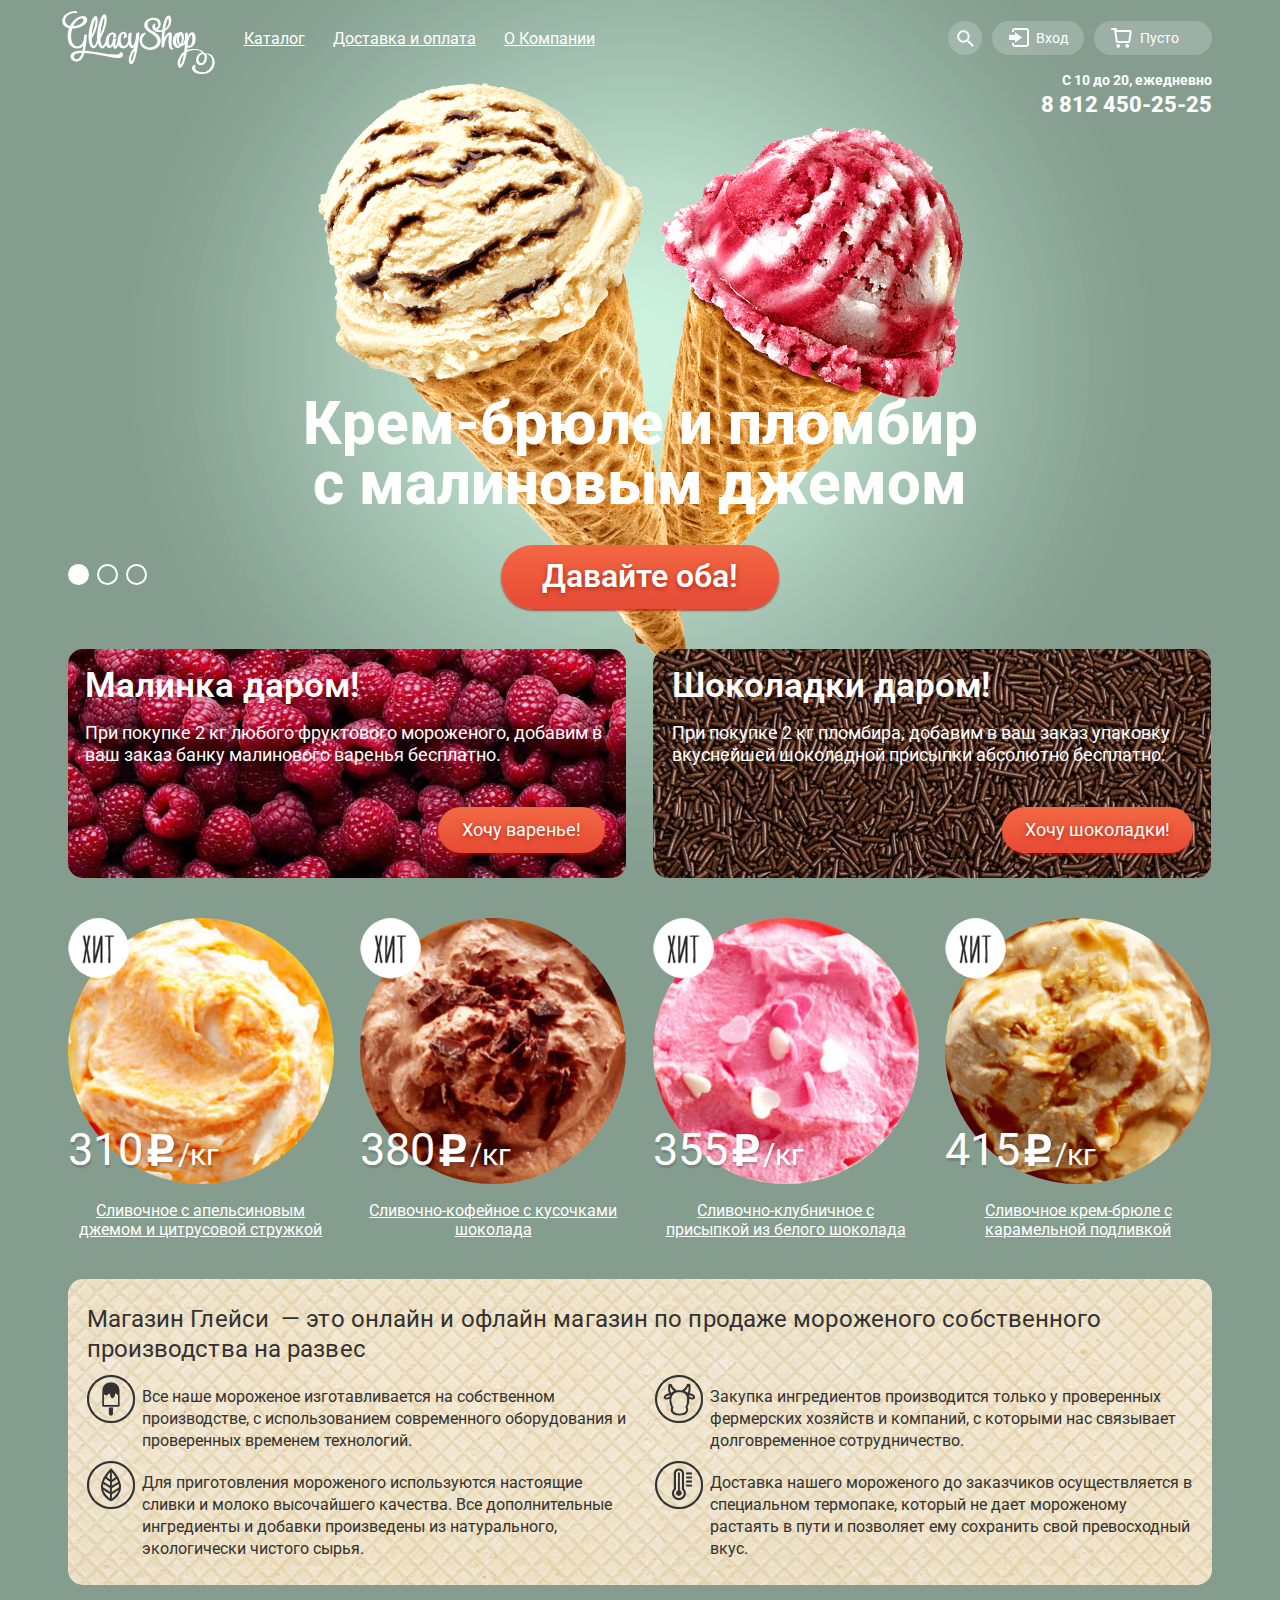
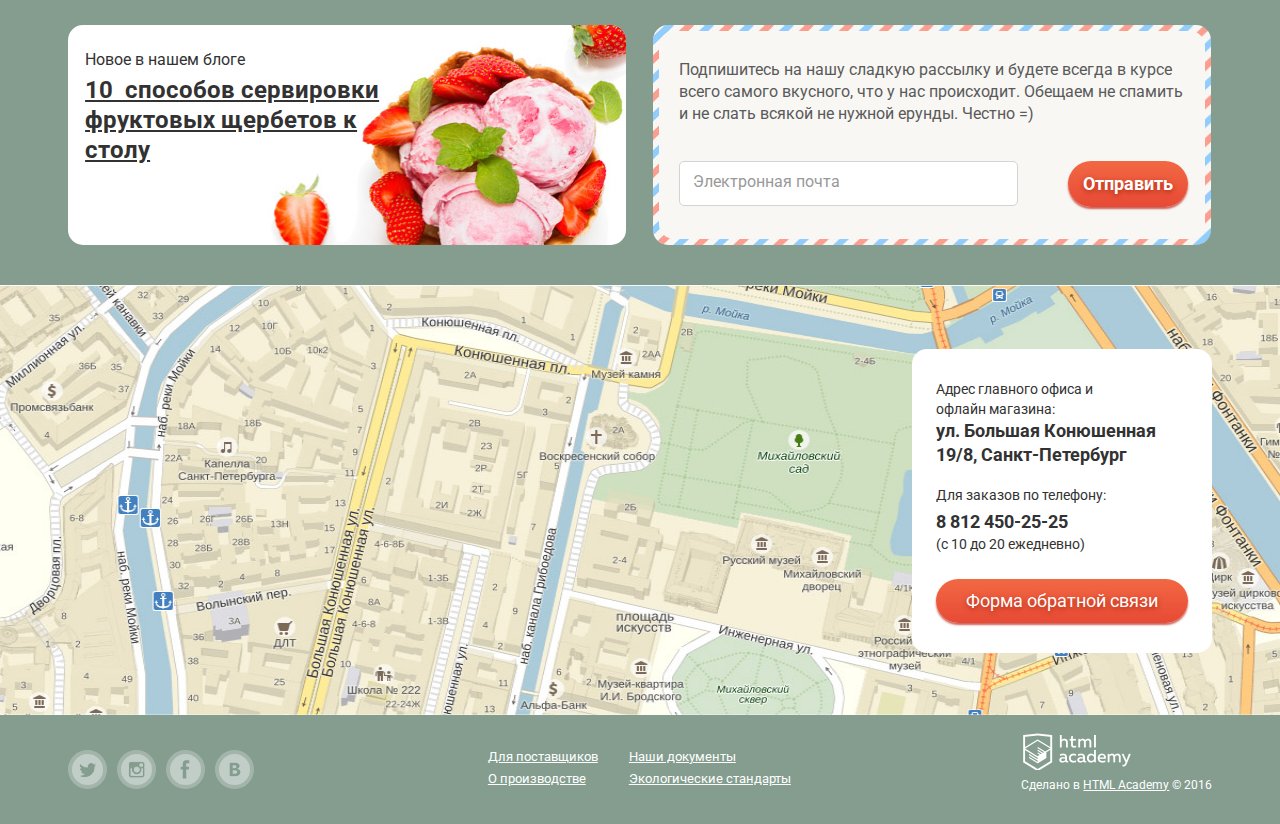
<file: index.html>
<!DOCTYPE html>
<html lang="ru">
<head>
	<meta charset="utf-8">

	<link href="https://fonts.googleapis.com/css?family=Roboto:700,900,500&subset=latin,cyrillic" rel="stylesheet" type="text/css">
	<link rel="stylesheet" href="css/normalize.css">
	<link href="css/style.min.css" rel="stylesheet">
	<title>HTML Academy: Глейси</title>
</head>
<body>
    <input type="radio" id="btn-1" name="toggle" checked>
    <input type="radio" id="btn-2" name="toggle">
    <input type="radio" id="btn-3" name="toggle">
	<div class="site-wrapper">
	<div class="content-wrapper">
		<header class="main-header">
			<div class="container clearfix">
				<nav class="header-navigation">
					<img class="header-logo" src="img/header_logo.svg" width="153" height="63" alt="Глэйси">
					<ul class="navigation-menu">
						<li class="navigation-menu-item">
							<a href="catalog.html">Каталог</a>
							<ul class="navigation-sub-menu">
								<li class="sub-menu-item">
									<a href="#">Новинки</a>
								</li>
								<li class="sub-menu-item">
									<a href="#">Сливочное</a>
								</li>
								<li class="sub-menu-item">
									<a class="sub-menu-active" href="#">Щербеты</a>
								</li>
								<li class="sub-menu-item">
									<a href="#">Фруктовый лед</a>
								</li>
								<li class="sub-menu-item">
									<a href="#">Мелорин</a>
								</li>
							</ul>
						</li>
						<li class="navigation-menu-item">
							<a href="#">Доставка и оплата</a>
						</li>
						<li class="navigation-menu-item">
							<a href="#">О Компании</a>
						</li>
					</ul>
				</nav>
				<div class="user-block">
					<div class="header-search">
						<a class="header-search-link" href="#"></a>
						<div class="search-field">
							<div class="control">
							<form action="/echo" method="post">
								<input type="search" name="search" required>
								<label>Что ищем?</label>
							</form>
							</div>
						</div>
					</div>
					<div class="login">
						<a class="login-link" href="#">Вход</a>
						<div class="login-field clearfix">
							<form action="/echo" method="post">
								<div class="control">
								<input type="text" name="login" required>
								<label>Электронная почта</label>
								</div>
								<div class="control">
								<input type="password" name="password" required>
								<label>Пароль</label>
								</div>
							</form>
							<button class="btn login-btn" type="submit">Войти</button>
							<div class="login-links">
								<a href="#">Забыли пароль?</a>
								<a href="#">Новая регистрация</a>
							</div>
						</div>
					</div>
					<div class="cart">
						<a class="cart-link" href="#">Пусто</a>
						<div class="into-cart">
						<div class="cart-item-wrapper">
							<div class="cart-item">
								<button class="cart-item-del" type="button" title="Закрыть">Закрыть</button>
								<div class="cart-img-wrapper">
									<img src="img/orange.jpg" alt="Пломбир с апельсиновым джемом" width="265" height="265">
								</div>
								<a class="cart-item-name">Пломбир с апельсиновым джемом</a>
								<span class="cart-sum">1,5 кг х <span class="light-text">200 руб.</span></span>
								<span class="cart-price">300 руб.</span>
							</div>
							<div class="cart-item">
								<button class="cart-item-del" type="button" title="Закрыть">Закрыть</button>
								<div class="cart-img-wrapper">
									<img src="img/strawberry.jpg" alt="Клубничный пломбир с присыпкой  из белого шоколада" width="265" height="265">
								</div>
								<a class="cart-item-name">Клубничный пломбир с присыпкой  из белого шоколада</a>
								<span class="cart-sum">1,5 кг х <span class="light-text">200 руб.</span></span>
								<span class="cart-price">300 руб.</span>
							</div>
						</div>
						<div class="cart-total-wrapper clearfix">
							<div class="cart-total">Итого: 750 руб.</div>
						</div>
						<div class="cart-btn-wrapper clearfix">
							<a class="btn cart-button" href="#">Оформить заказ</a>
						</div>
						</div>
					</div>
				<div class="header-phones">
					<div class="header-time">С 10 до 20, ежедневно</div>
					<div class="header-phone">8 812 450-25-25</div>
				</div>
				</div>
			</div>
		</header>
		<main>
			<div class="container">
				<div class="slider">
					<div class="slide" id="slide-1">
						<div class="slide-title">Крем-брюле и пломбир с малиновым джемом</div>
						<a class="slide-btn" href="#">Давайте оба!</a>
					</div>
					<div class="slide" id="slide-2">
						<div class="slide-title">Шоколадный пломбир и лимонный сорбет </div>
						<a class="slide-btn" href="#">Давайте оба!</a>
					</div>
					<div class="slide" id="slide-3">
						<div class="slide-title">Пломбир с помадкой и клубничный щербет</div>
						<a class="slide-btn" href="#">Давайте оба!</a>
					</div>
			        <div class="slider-controls">
			        	<label for="btn-1"></label>
			        	<label for="btn-2"></label>
			            <label for="btn-3"></label>
			        </div>
			    </div>
				<div class="promo clearfix">
					<div class="left-coll promo-first clearfix">
						<div class="promo-text">Малинка даром!</div>
						<p>При покупке 2 кг любого фруктового мороженого, добавим в ваш заказ банку малинового варенья бесплатно.</p>
						<a class="btn promo-btn" href="#">Хочу варенье!</a>
					</div>
					<div class="right-coll promo-second clearfix">
						<div class="promo-text">Шоколадки даром!</div>
						<p>При покупке 2 кг пломбира, добавим в ваш заказ упаковку вкуснейшей шоколадной присыпки  абсолютно бесплатно.</p>
						<a class="btn promo-btn" href="#">Хочу шоколадки!</a>
					</div>
				</div>
				<div class="hot-offers">
					<article class="item offers-item">
						<div class="item-wrapper">
							<img src="img/orange.jpg" width="267" height="267" alt="Сливочное с апельсиновым джемом и цитрусовой стружкой">
							<div class="item-price"><span class="item-price-big">310</span><span class="item-price-low">/кг</span></div>
						</div>
						<a class="item-name" href="#">Сливочное с апельсиновым джемом и цитрусовой стружкой</a>
						<a class="btn hover-btn">Быстрый просмотр</a>
						<div class="hover-item-wrapper">
						</div>
					</article>
					<article class="item offers-item">
						<div class="item-wrapper">
							<img src="img/coffee.jpg" width="267" height="267" alt="Сливочно-кофейное с кусочками шоколада">
							<div class="item-price"><span class="item-price-big">380</span><span class="item-price-low">/кг</span></div>
						</div>
						<a class="item-name" href="#">Сливочно-кофейное с кусочками шоколада</a>
						<a class="btn hover-btn">Быстрый просмотр</a>
						<div class="hover-item-wrapper">
						</div>
					</article>
					<article class="item offers-item">
						<div class="item-wrapper">
							<img src="img/strawberry.jpg" width="267" height="267" alt="Сливочно-клубничное с присыпкой из белого шоколада">
							<div class="item-price"><span class="item-price-big">355</span><span class="item-price-low">/кг</span></div>
						</div>
						<a class="item-name" href="#">Сливочно-клубничное с присыпкой из белого шоколада</a>
						<a class="btn hover-btn">Быстрый просмотр</a>
						<div class="hover-item-wrapper">
						</div>
					</article>
					<article class="item offers-item">
						<div class="item-wrapper">
							<img src="img/brulee.jpg" width="267" height="267" alt="Сливочное крем-брюле с карамельной подливкой">
							<div class="item-price"><span class="item-price-big">415</span><span class="item-price-low">/кг</span></div>
						</div>
						<a class="item-name" href="#">Сливочное крем-брюле с карамельной подливкой</a>
						<a class="btn hover-btn">Быстрый просмотр</a>
						<div class="hover-item-wrapper">
						</div>
					</article>
				</div>
				<div class="about clearfix">
					<p class="big-text">Магазин Глейси &nbsp;— это онлайн и офлайн магазин по продаже мороженого собственного производства на развес</p>
					<div class="about-item about-ice">
						<p class="simple-text">Все наше мороженое изготавливается на собственном производстве, с использованием современного оборудования и проверенных временем технологий.</p>
					</div>
					<div class="about-item about-cow">
						<p class="simple-text">Закупка ингредиентов  производится только у проверенных фермерских хозяйств и компаний, с которыми нас связывает долговременное сотрудничество.</p>
					</div>
					<div class="about-item about-leaf">
						<p class="simple-text">Для приготовления мороженого используются настоящие сливки и молоко высочайшего качества. Все дополнительные ингредиенты и добавки произведены из натурального, экологически чистого сырья.</p>
					</div>
					<div class="about-item about-temp">
						<p class="simple-text">Доставка нашего мороженого до заказчиков осуществляется в специальном термопаке, который не дает мороженому растаять в пути и позволяет ему сохранить свой превосходный вкус.</p>
					</div>
				</div>
				<div class="news clearfix">
					<div class="left-coll news-block">
						<span class="simple-text">Новое в нашем блоге</span>
						<div class="title-wrapper">
							<a class="news-block-title" href="#">10 &nbsp;способов сервировки фруктовых щербетов к столу</a>
						</div>
					</div>
					<div class="right-coll news-subs">
						<div class="subs-wrapper">
								<p class="simple-text">Подпишитесь на нашу сладкую рассылку и будете всегда в курсе всего самого вкусного, что у нас происходит. Обещаем не спамить и не слать всякой не нужной ерунды. Честно =)</p>
								<div class="news-subs-form">
									<form>
										<div class="subs-input-wrapper control">
											<input type="text" class="subsfield" required>
											<label for="subsfield">Электронная почта</label>
										</div>
										<input type="submit" value="Отправить">
									</form>
								</div>
						</div>
					</div>
				</div>
			</div>
		</main>
	</div>
		<div class="contacts">
			<div class="contacts-map">
			<img src="img/map.jpg" width="1200" height="430" alt="карта">
				<iframe src="https://www.google.com/maps/embed?pb=!1m18!1m12!1m3!1d1998.5989424124025!2d30.320894616156103!3d59.93879686904785!2m3!1f0!2f0!3f0!3m2!1i1024!2i768!4f13.1!3m3!1m2!1s0x4696310fca5ba729%3A0xea9c53d4493c879f!2z0JHQvtC70YzRiNCw0Y8g0JrQvtC90Y7RiNC10L3QvdCw0Y8g0YPQuy4sIDE5LCDQodCw0L3QutGCLdCf0LXRgtC10YDQsdGD0YDQsywgMTkxMTg2!5e0!3m2!1sru!2sru!4v1462977739870" height="430" style="border:0" allowfullscreen></iframe>
			</div>
			<div class="content-wrapper clearfix">
				<div class="container">
					<div class="our-contacts">
						<div class="our-address">
							<div class="regular-text">Адрес главного офиса и<br> офлайн магазина:</div>
							<div class="bold-text">ул. Большая Конюшенная 19/8, Санкт-Петербург</div>
						</div>
						<div class="our-phone">
							<div class="regular-text order-text">Для заказов по телефону:</div>
							<div class="bold-text">8 812 450-25-25</div>
							<div class="regular-text">(с 10 до 20 ежедневно)</div>
						</div>
						<a class="btn contacts-btn" href="modalform.html">Форма обратной связи</a>
					</div>
				</div>
			</div>
		</div>
	<div class="content-wrapper">
		<footer class="main-footer">
			<div class="container clearfix">
				<div class="socials">
					<a class="social-btn social-btn-tw" href="#">Twitter</a>
					<a class="social-btn social-btn-inst" href="#">Instagram</a>
					<a class="social-btn social-btn-fb" href="#">Facebook </a>
					<a class="social-btn social-btn-vk" href="#">Vkontakte</a>
				</div>						
				<div class="footer-copyright">
					<a class="copyright-btn" href="https://htmlacademy.ru">HTML Academy</a>
					<div class="copyright-info">Сделано в <a href="https://htmlacademy.ru">HTML Academy</a> © 2016</div>
				</div>
				<div class="footer-info">
 					<div class="footer-link-wrapper">
 						<ul class="footer-info-list">
	 						<li>
	 							<a href="#">Для поставщиков</a>
	 						</li>
	 						<li>
	 							<a href="#">О производстве </a>
	 						</li>
 						</ul>
	 					<ul class="footer-info-list">
	 						<li>
	 							<a href="#">Наши документы</a>
	 						</li>
	 						<li>
	 							<a href="#">Экологические стандарты</a>
	 						</li>
 						</ul>
 					</div>
 				</div>
			</div>
		</footer>
	</div>
	<div class="modal-form">
		<button class="modal-form-close" type="button" title="Закрыть">Закрыть</button>
		<h2 class="modal-form-name">Мы обязательно вам ответим!</h2>
		<form class="modal-form-contact clearfix" action="echo" method="post">
			<div class="username control">
				<input class="user-name-field" type="text" name="user-name" required>
				<label>Как вас зовут?</label>
			</div>
			<div class="usermail control">
				<input class="user-mail-field" type="text" name="user-mail" required>
				<label>Ваша почта для ответа?</label>
			</div>
			<div class="usertext control">
				<textarea class="user-text-field" name="user-text" required></textarea>
				<label>Напишите что-нибудь...</label>
			</div>
			<input class="btn" type="submit" value="Отправить">
		</form>
	</div>
	<div class="modal-overlay"></div>
</div>
		<script src="js/modal_form.min.js"></script>
</body>
</html>
</file>
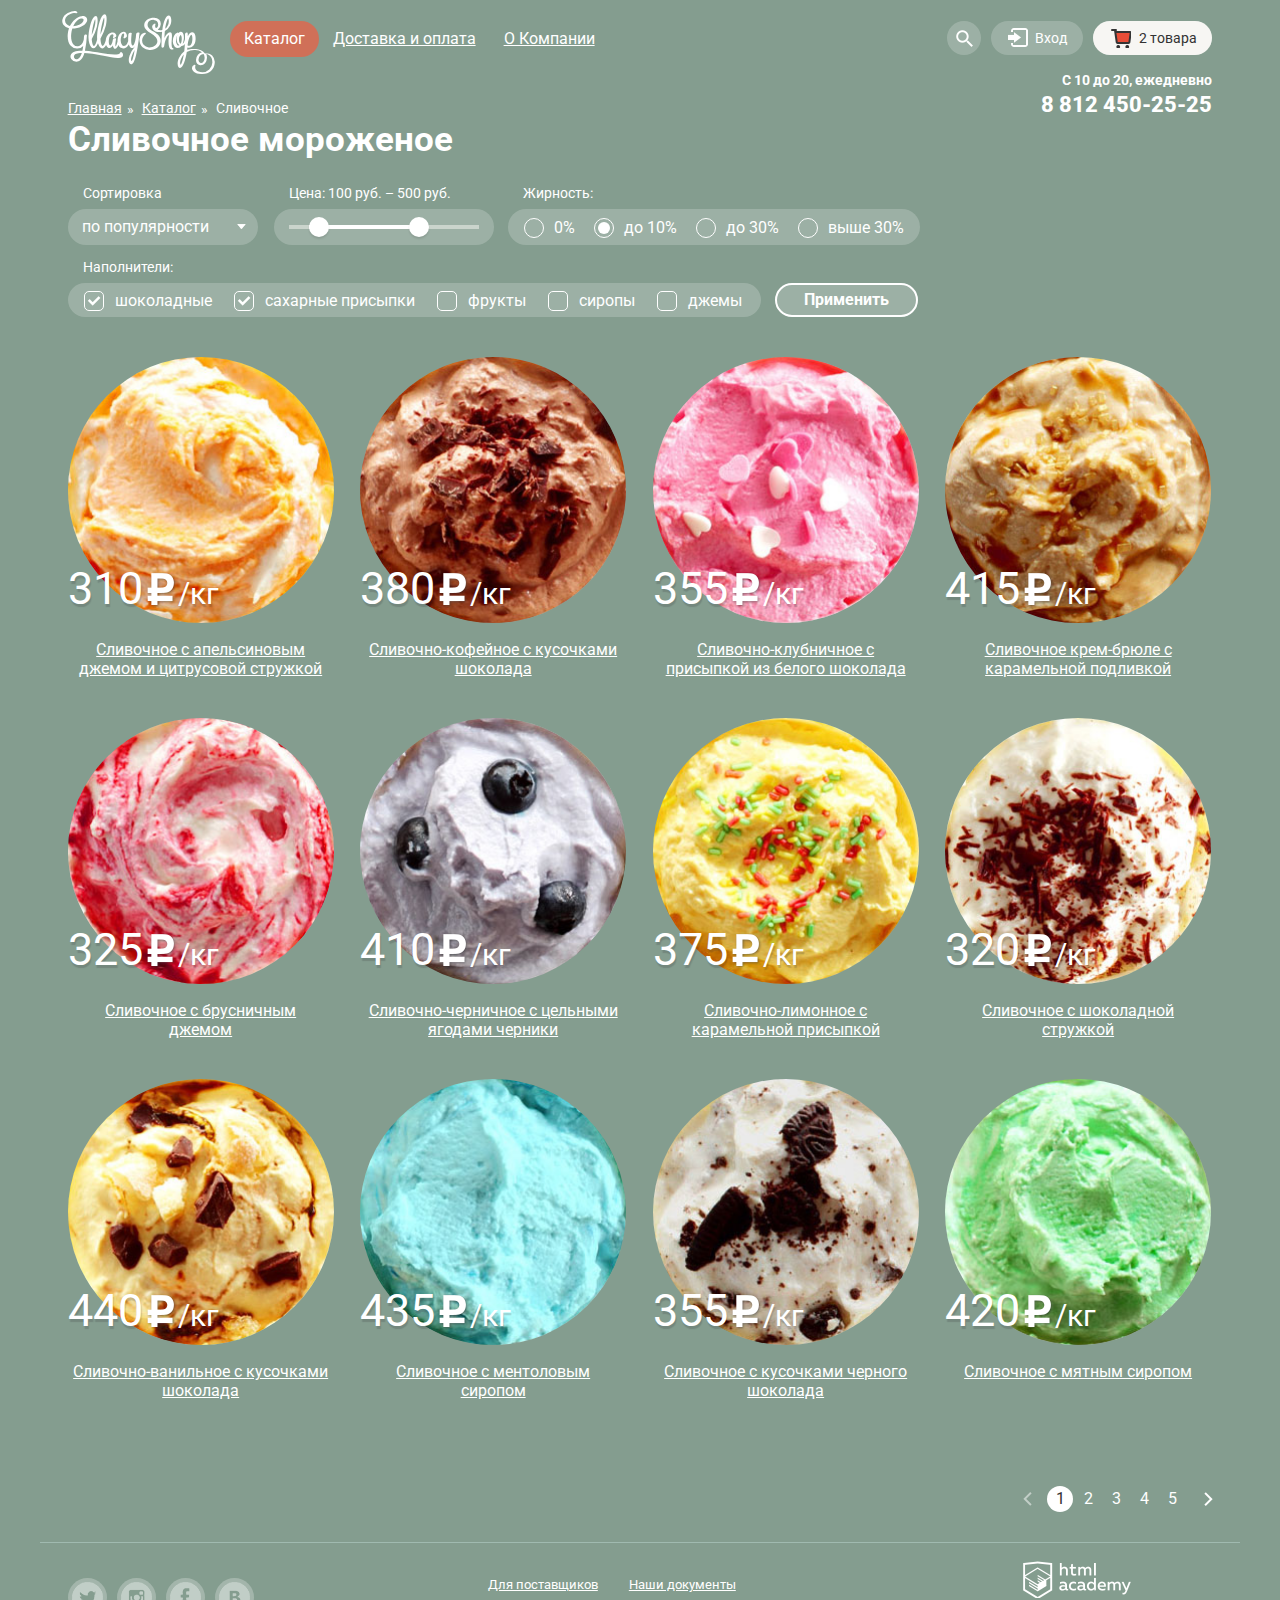
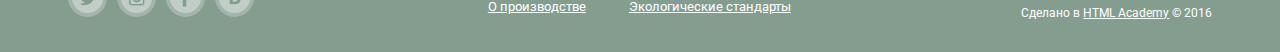
<file: catalog.html>
<!DOCTYPE html>
<html lang="ru">
<head>
	<meta charset="utf-8">
	<link href="https://fonts.googleapis.com/css?family=Roboto:700,900,500&subset=latin,cyrillic" rel="stylesheet" type="text/css">
	<link rel="stylesheet" href="css/normalize.css">
	<link href="css/style.min.css" rel="stylesheet">
	<title>HTML Academy: Глейси</title>
</head>
<body>
	<div class="site-wrapper-inner">
	<div class="content-wrapper">
	<header class="main-header main-header-inner">
		<div class="container clearfix">
			<nav class="header-navigation">
			<a class="header-logo" href="index.html">
				<img src="img/header_logo.svg" width="153" height="63" alt="Глэйси">
			</a>
				<ul class="navigation-menu">
					<li class="navigation-menu-item">
						<a class="activ-menu">Каталог</a>
						<ul class="navigation-sub-menu">
							<li class="sub-menu-item">
								<a href="#">Новинки</a>
							</li>
							<li class="sub-menu-item">
								<a href="#" class="sub-menu-active">Сливочное</a>
							</li>
							<li class="sub-menu-item">
								<a href="#">Щербеты</a>
							</li>
							<li class="sub-menu-item">
								<a href="#">Фруктовый лед</a>
							</li>
							<li class="sub-menu-item">
								<a href="#">Мелорин</a>
							</li>
						</ul>
					</li>
					<li class="navigation-menu-item">
						<a href="#">Доставка и оплата</a>
					</li>
					<li class="navigation-menu-item">
						<a href="#">О Компании</a>
					</li>
				</ul>
			</nav>
			<div class="user-block">
					<div class="header-search">
						<a class="header-search-link" href="#"></a>
						<div class="search-field">
							<div class="control">
							<form action="/echo" method="post">
								<input type="search" name="search" required>
								<label>Что ищем?</label>
							</form>
							</div>
						</div>
					</div>
					<div class="login">
						<a class="login-link" href="#">Вход</a>
						<div class="login-field clearfix">
							<form action="/echo" method="post">
								<div class="control">
								<input type="text" name="login" required>
								<label>Электронная почта</label>
								</div>
								<div class="control">
								<input type="password" name="password" required>
								<label>Пароль</label>
								</div>
							</form>
							<button class="btn login-btn" type="submit">Войти</button>
							<div class="login-links">
								<a href="#">Забыли пароль?</a>
								<a href="#">Новая регистрация</a>
							</div>
						</div>
					</div>
					<div class="cart cart-full">
					<a class="cart-link" href="#">2 товара</a>
					<div class="into-cart">
						<div class="cart-item-wrapper">
							<div class="cart-item">
								<button class="cart-item-del" type="button" title="Закрыть">Закрыть</button>
								<div class="cart-img-wrapper">
									<img src="img/orange.jpg" alt="Пломбир с апельсиновым джемом" width="265" height="265">
								</div>
								<a class="cart-item-name">Пломбир с апельсиновым джемом</a>
								<span class="cart-sum">1,5 кг х <span class="light-text">200 руб.</span></span>
								<span class="cart-price">300 руб.</span>
							</div>
							<div class="cart-item">
								<button class="cart-item-del" type="button" title="Закрыть">Закрыть</button>
								<div class="cart-img-wrapper">
									<img src="img/strawberry.jpg" alt="Клубничный пломбир с присыпкой  из белого шоколада" width="265" height="265">
								</div>
								<a class="cart-item-name">Клубничный пломбир с присыпкой  из белого шоколада</a>
								<span class="cart-sum">1,5 кг х <span class="light-text">200 руб.</span></span>
								<span class="cart-price">300 руб.</span>
							</div>
						</div>
					<div class="cart-total-wrapper clearfix">
						<div class="cart-total">Итого: 750 руб.</div>
					</div>
					<div class="cart-btn-wrapper clearfix">
						<a class="btn cart-button" href="#">Оформить заказ</a>
					</div>
				</div>
			</div>
				<div class="header-phones">
					<div class="header-time">С 10 до 20, ежедневно</div>
					<div class="header-phone">8 812 450-25-25</div>
				</div>
			</div>
		</div>
	</header>
	<main class="main-inner">
		<div class="container">
			<ul class="breadcrumbs">
				<li>
					<a href="index.html">Главная</a>
				</li>
				<li>
					<a href="#">Каталог</a>
				</li>
				<li>
					<a class="active-breadcrumb">Сливочное</a>
				</li>
			</ul>
			<h1>Сливочное мороженое</h1>
				<div class="filters">
					<form>
					<div class="filters-type">
						<div class="sorting-filter">
							<div class="sorting-filter-name">Сортировка</div>
							<div class="sorting-filter-item">
								<select name="sort-filter">
									<option>по популярности</option>
									<option>сначала недорогие</option>
									<option>сначала дорогие</option>
									<option>по жирности</option>
								</select>
							</div>
						</div>
						<div class="filter-range">
							<div class="filter-range-title">Цена: 100 руб. – 500 руб.
							</div>
							<div class="range-controls">
								<div class="range-scale">
									<div class="range-bar">
									</div>
								</div>
								<div class="toggle toggle-min">
								</div>
								<div class="toggle toggle-max">
								</div>
							</div>
						</div>
						<div class="radio-filter">
							<div class="radio-filter-name">Жирность:</div>
							<div class="radio-filer-item">
								<label class="radio-btn">
								<input class="radio-btn-input" type="radio" value="0" name="radio-filter">
									<span class="radio-indicator"></span>
								0%
								</label>
								<label class="radio-btn">
									<input class="radio-btn-input" type="radio" value="10" name="radio-filter" checked="checked">
									<span class="radio-indicator"></span>
								до 10%
								</label>
								<label class="radio-btn">
									<input class="radio-btn-input" type="radio" value="30" name="radio-filter">
									<span class="radio-indicator"></span>
								до 30%
								</label>
								<label class="radio-btn">
									<input class="radio-btn-input" type="radio" value=" over 30" name="radio-filter">
									<span class="radio-indicator"></span>
								выше 30%
								</label>
							</div>
						</div>
					</div>
						<div class="filler">
							<div class="filler-name">Наполнители:
							</div>
							<div class="filler-item">
								<label class="checkbox-btn">
									<input class="checkbox-btn-input" type="checkbox" checked="checked" name="shoco">
									<span class="checkbox-indicator"></span>
									шоколадные
								</label>
								<label class="checkbox-btn">
									<input class="checkbox-btn-input" type="checkbox" checked="checked" name="sugar">
									<span class="checkbox-indicator"></span>
									сахарные присыпки
								</label>
								<label class="checkbox-btn">
									<input class="checkbox-btn-input" type="checkbox" name="fruit">
									<span class="checkbox-indicator"></span>
									фрукты
								</label>
								<label class="checkbox-btn">
									<input class="checkbox-btn-input" type="checkbox" name="syrup">
									<span class="checkbox-indicator"></span>
									сиропы
								</label>
								<label class="checkbox-btn">
									<input class="checkbox-btn-input" type="checkbox" name="jam">
									<span class="checkbox-indicator"></span>
									джемы
								</label>
							</div>
						</div>
						<div class="filters-btn">
							<input type="submit" value="Применить">
						</div>
					</form>
				</div>
			<div class="shop clearfix">
				<div class="shop-wrapper">
					<article class="item shop-item">
						<div class="item-wrapper">
							<img src="img/orange.jpg" width="267" height="267" alt="Сливочное с апельсиновым джемом и цитрусовой стружкой">
							<div class="item-price"><span class="item-price-big">310</span><span class="item-price-low">/кг</span></div>
						</div>
						<a class="item-name" href="#">Сливочное с апельсиновым джемом и цитрусовой стружкой</a>
						<a class="btn hover-btn">Быстрый просмотр</a>
						<div class="hover-item-wrapper"> 
						</div>
					</article>
					<article class="item shop-item">
						<div class="item-wrapper">
							<img src="img/coffee.jpg" width="267" height="267" alt="Сливочно-кофейное с кусочками шоколада">
							<div class="item-price"><span class="item-price-big">380</span><span class="item-price-low">/кг</span></div>
						</div>
						<a class="item-name" href="#">Сливочно-кофейное с кусочками шоколада</a>
						<a class="btn hover-btn">Быстрый просмотр</a>
						<div class="hover-item-wrapper">
						</div>
					</article>
					<article class="item shop-item">
						<div class="item-wrapper">
							<img src="img/strawberry.jpg" width="267" height="267" alt="Сливочно-клубничное с присыпкой из белого шоколада">
							<div class="item-price"><span class="item-price-big">355</span><span class="item-price-low">/кг</span></div>
						</div>
						<a class="item-name" href="#">Сливочно-клубничное с присыпкой из белого шоколада</a>
						<a class="btn hover-btn">Быстрый просмотр</a>
						<div class="hover-item-wrapper">
						</div>
					</article>
					<article class="item shop-item">
						<div class="item-wrapper">
							<img src="img/brulee.jpg" width="267" height="267" alt="Сливочное крем-брюле с карамельной подливкой">
							<div class="item-price"><span class="item-price-big">415</span><span class="item-price-low">/кг</span></div>
						</div>
						<a class="item-name" href="#">Сливочное крем-брюле с карамельной подливкой</a>
						<a class="btn hover-btn">Быстрый просмотр</a>
						<div class="hover-item-wrapper">
						</div>
					</article>
					<article class="item shop-item">
						<div class="item-wrapper">
							<img src="img/cowberry.jpg" width="267" height="267" alt="Сливочное с брусничным джемом">
							<div class="item-price"><span class="item-price-big">325</span><span class="item-price-low">/кг</span></div>
						</div>
						<a class="item-name" href="#">Сливочное с брусничным джемом </a>
						<a class="btn hover-btn">Быстрый просмотр</a>
						<div class="hover-item-wrapper">
						</div>
					</article>
					<article class="item shop-item">
						<div class="item-wrapper">
							<img src="img/blueberry.jpg" width="267" height="267" alt="Сливочно-черничное с цельными ягодами черники ">
							<div class="item-price"><span class="item-price-big">410</span><span class="item-price-low">/кг</span></div>
						</div>
						<a class="item-name" href="#">Сливочно-черничное с цельными ягодами черники </a>
						<a class="btn hover-btn">Быстрый просмотр</a>
						<div class="hover-item-wrapper">
						</div>
					</article>
					<article class="item shop-item">
						<div class="item-wrapper">
							<img src="img/lemon.jpg" width="267" height="267" alt="Сливочно-лимонное с карамельной присыпкой">
							<div class="item-price"><span class="item-price-big">375</span><span class="item-price-low">/кг</span></div>
						</div>
						<a class="item-name" href="#">Сливочно-лимонное с карамельной присыпкой</a>
						<a class="btn hover-btn">Быстрый просмотр</a>
						<div class="hover-item-wrapper">
						</div>
					</article>
					<article class="item shop-item">
						<div class="item-wrapper">
							<img src="img/choco.jpg" width="267" height="267" alt="Сливочное с шоколадной стружкой">
							<div class="item-price"><span class="item-price-big">320</span><span class="item-price-low">/кг</span></div>
						</div>
						<a class="item-name" href="#">Сливочное с шоколадной стружкой</a>
						<a class="btn hover-btn">Быстрый просмотр</a>
						<div class="hover-item-wrapper">
						</div>
					</article>
					<article class="item shop-item">
						<div class="item-wrapper">
							<img src="img/vanila.jpg" width="267" height="267" alt="Сливочно-ванильное с кусочками шоколада">
							<div class="item-price"><span class="item-price-big">440</span><span class="item-price-low">/кг</span></div>
						</div>
						<a class="item-name" href="#">Сливочно-ванильное с кусочками шоколада</a>
						<a class="btn hover-btn">Быстрый просмотр</a>
						<div class="hover-item-wrapper">
						</div>
					</article>
					<article class="item shop-item">
						<div class="item-wrapper">
							<img src="img/menthol.jpg" width="267" height="267" alt="Сливочноe с ментоловым сиропом">
							<div class="item-price"><span class="item-price-big">435</span><span class="item-price-low">/кг</span></div>
						</div>
						<a class="item-name" href="#">Сливочноe с ментоловым сиропом</a>
						<a class="btn hover-btn">Быстрый просмотр</a>
						<div class="hover-item-wrapper">	
						</div>
					</article>
					<article class="item shop-item">
						<div class="item-wrapper">
							<img src="img/black_choco.jpg" width="267" height="267" alt="Сливочноe с ментоловым сиропом">
							<div class="item-price"><span class="item-price-big">355</span><span class="item-price-low">/кг</span></div>
						</div>
						<a class="item-name" href="#">Сливочное с кусочками черного шоколада</a>
						<a class="btn hover-btn">Быстрый просмотр</a>
						<div class="hover-item-wrapper">
						</div>
					</article>
					<article class="item shop-item">
						<div class="item-wrapper">
							<img src="img/mint.jpg" width="267" height="267" alt="Сливочное с мятным сиропом">
							<div class="item-price"><span class="item-price-big">420</span><span class="item-price-low">/кг</span></div>
						</div>
						<a class="item-name" href="#">Сливочное с мятным сиропом</a>
						<a class="btn hover-btn">Быстрый просмотр</a>
						<div class="hover-item-wrapper">
						</div>
					</article>
				</div>
				<div class="page-paginator">
					<a class="prev-page disabled"></a>
					<a class="active-page">1</a>
					<a href="#">2</a>
					<a href="#">3</a>
					<a href="#">4</a>
					<a href="#">5</a>
					<a class="next-page" href="#"></a>
				</div>
			</div>
		</div>
	</main>
	<footer class="main-footer">
		<div class="container clearfix">
			<div class="socials">
				<a class="social-btn social-btn-tw" href="#">Twitter</a>
				<a class="social-btn social-btn-inst" href="#">Instagram</a>
				<a class="social-btn social-btn-fb" href="#">Facebook </a>
				<a class="social-btn social-btn-vk" href="#">Vkontakte</a>
			</div>						
			<div class="footer-copyright">
				<a class="copyright-btn" href="https://htmlacademy.ru">HTML Academy</a>
				<div class="copyright-info">Сделано в <a href="https://htmlacademy.ru">HTML Academy</a> © 2016</div>
				</div>
			<div class="footer-info">
 				<div class="footer-link-wrapper">
 					<ul class="footer-info-list">
	 					<li>
	 						<a href="#">Для поставщиков</a>
	 					</li>
	 					<li>
	 						<a href="#">О производстве </a>
	 					</li>
 					</ul>
	 				<ul class="footer-info-list">
	 					<li>
	 						<a href="#">Наши документы</a>
	 					</li>
	 					<li>
	 						<a href="#">Экологические стандарты</a>
	 					</li>
 					</ul>
 				</div>
 			</div>
		</div>
	</footer>
	</div>
	</div>
</body>
</html>
</file>
<file: css/style.min.css>
body,h1,h2{font-family:"Roboto","Arial",sans-serif}body{color:#323232;font-size:16px;line-height:22px;font-weight:400}body>input[type=radio]{display:none}h1,h2{font-size:35px;line-height:41px;font-weight:700}h2{font-size:24px;line-height:28px;color:#000}a,h1{color:#fff}a:active,a:hover{color:#ffbc9e}body,h1,h2,p{margin:0;padding:0}input[type=submit]:focus{outline:none}.site-wrapper{margin:0 auto;background-color:#849d8f;background-image:url(../img/slider_img_1.png);background-repeat:no-repeat;background-position:top center;min-width:900px}.site-wrapper::after,.site-wrapper::before{content:"";visibility:hidden;background-image:url(../img/slider_img_1.png)}.site-wrapper::after{background-image:url(../img/slider_img_3.png)}.site-wrapper-inner{background-color:#849d8f;min-width:900px}.content-wrapper{margin:0 auto;min-width:900px;max-width:1200px}.container{padding:0 2.3%;box-sizing:border-box}.main-inner{border-bottom:1px solid rgba(225,255,255,.3)}.clearfix::after{content:"";display:table;clear:both}.main-header{padding-top:21px}.main-header-inner{margin-bottom:15px}.header-logo{float:left;margin-right:15px;margin-top:-10px;margin-left:-6px}.header-navigation{float:left;min-width:68%}.header-navigation a{color:#fff}.navigation-menu{padding:0;margin:0;list-style:none;font-size:0}.navigation-menu>li{display:inline-block;vertical-align:top;font-size:16px;line-height:18px;margin:0;position:relative}.navigation-menu a{display:block;padding:9px 14px;border-radius:20px}.navigation-menu a:hover{background-color:#fff;color:#000;text-decoration:none}.navigation-menu .activ-menu{background:#d07058}.navigation-sub-menu{position:absolute;top:25px;left:-5px;margin:0;padding:15px 0 0;list-style:none;display:none;border-radius:5px;box-shadow:0 40px 35px rgba(0,0,0,.4);z-index:20}.navigation-sub-menu li{background-color:#fff;padding-left:9px;padding-right:9px}.navigation-sub-menu a{padding:11px 20px;text-decoration:none;white-space:nowrap;color:#000;border-radius:0;margin-left:-9px;margin-right:-9px;font-size:14px;line-height:16px}.sub-menu-item:first-child a{font-weight:700;padding:11px 19px}.sub-menu-item:last-child a{padding-bottom:10px}.navigation-sub-menu li:first-child{border-bottom:solid 1px #d1d0ce;border-radius:5px 5px 0 0}.navigation-sub-menu li:last-child{border-radius:0 0 5px 5px}.cart:hover .into-cart,.header-search:hover .search-field,.login:hover .login-field,.navigation-menu-item:hover .navigation-sub-menu{display:block}.navigation-sub-menu a:hover{background-color:#fbded7}.sub-menu-item:last-child a:hover{border-bottom-left-radius:5px;border-bottom-right-radius:5px}.sub-menu-item:first-child a:hover{border-top-left-radius:5px;border-top-right-radius:5px}.navigation-sub-menu a:active{background-color:#f6b5a5}.sub-menu-active{background-color:#d07058}.user-block{float:right;font-size:0;position:relative}.btn{display:inline-block;padding:11px 15px;text-align:center;font-size:18px;line-height:24px;vertical-align:top;color:#fff;cursor:pointer;text-decoration:none;text-shadow:0 2px 5px rgba(160,32,11,.76);background:#f26843;background:-webkit-linear-gradient(top,#f26843 0%,#e74a35 100%);background:linear-gradient(to bottom,#f26843 0%,#e74a35 100%);border-radius:100px;box-shadow:0 2px 2px rgba(172,16,0,.64);overflow:hidden}.btn:hover{background:-webkit-linear-gradient(top,#f58669 0%,#ec6f5e 100%);background:linear-gradient(to bottom,#f58669 0%,#ec6f5e 100%);box-shadow:0 2px 2px #ac1000;color:#fff}.btn:active{background:-webkit-linear-gradient(top,#d84732 0%,#e1613e 100%);background:linear-gradient(to bottom,#d84732 0%,#e1613e 100%);box-shadow:inset 0 2px 2px #ac1000;color:#fff}.cart,.header-search,.login{display:inline-block;vertical-align:top;color:#fff;background:rgba(255,255,255,.2)}.cart-link,.header-search a,.login-link{font-size:14px;line-height:16px;text-decoration:none;display:block}.cart-full .cart-link{padding:9px 15px 9px 46px;color:#323232;background:#f7f6f3;border-radius:25px}.header-search{border-radius:50%;background:rgba(255,255,255,.2) url(../img/sprite.png) no-repeat -1px -298px;position:relative;margin-right:10px}.header-search-link{width:34px;height:34px}.header-search:hover{background:#fff url(../img/sprite.png) no-repeat -1px -335px}.into-cart,.login-field,.search-field{display:none;position:absolute;top:38px;box-sizing:border-box;background:#f8f7f4;border-radius:5px;box-shadow:0 20px 20px rgba(0,0,0,.4);z-index:20}.search-field{width:340px;left:-305px;padding:20px 15px}.search-field::after{content:"";height:20px;width:100%;position:absolute;top:-10px;background:0 0}input,textarea{font-size:16px;font-weight:700;border:1px solid #d3d3d2;border-radius:5px;padding:15px;line-height:16px}.search-field input[type=search]{width:100%;box-sizing:border-box;padding:12px}.login{margin-right:10px;border-radius:20px;position:relative}.login-link{padding:9px 16px 9px 44px}.login::after{content:"";position:absolute;width:20px;height:19px;top:7px;left:17px;background:url(../img/sprite.png) no-repeat -10px -601px}.login:hover{background-color:#fff}.login:hover a{color:#000}.login:hover::after{background:url(../img/sprite.png) no-repeat -10px -640px}.login-field{right:-5px;width:280px;padding:20px 19px 20px 21px}.login-field input[type=password],.login-field input[type=text]{width:100%;margin-bottom:19px;box-sizing:border-box;padding:13px}.login-btn{border:none;float:left;padding:11px 25px}.login-links{float:right}.login-links a{color:#323232;display:block;font-size:13px;line-height:24px;font-weight:400}.login-links a:last-child{line-height:16px}.login-field::after{content:"";height:20px;width:100%;position:absolute;top:-10px;background:0 0}.cart{border-radius:20px;position:relative}.cart::after{background:url(../img/sprite.png) no-repeat -10px -10px}.cart-full::after,.cart::after{content:"";position:absolute;width:21px;height:20px;top:7px;left:17px}.cart:hover{background-color:#fff;color:#000}.cart:hover::after{background:url(../img/sprite.png) no-repeat -10px -91px}.cart-full::after,.cart-full:hover::after{background:url(../img/sprite.png) no-repeat -10px -50px}.cart-link{padding:9px 33px 9px 46px}.cart:hover .cart-link,.sorting-filter-item option,.sorting-filter-item select:hover{color:#323232}.into-cart{min-width:540px;right:0;padding:10px 15px;color:#333}.into-cart::after{content:"";height:20px;width:100%;position:absolute;top:-10px;background:0 0}.into-cart a{color:#333;font-size:13px;line-height:16px;padding-left:1px}.into-cart .light-text{color:#999}.cart-item{position:relative;padding-left:20px;margin-bottom:3px}.cart-item-wrapper{border-bottom:2px solid #cacac7;margin-bottom:15px;padding-bottom:6px}.cart-img-wrapper,.cart-item-name,.cart-price,.cart-sum{display:inline-block;padding:8px 10px;vertical-align:middle}.cart-item-name{padding-left:1px}.cart-price,.cart-sum{padding-left:17px}.cart-img-wrapper{width:33px;height:33px;padding-left:6px}.cart-item-name{width:220px}.cart-item-del{position:absolute;top:50%;left:0;width:20px;height:20px;font-size:0;background-color:transparent;border:0;outline:0;cursor:pointer;margin-top:-10px}.cart-item-del::after,.cart-item-del::before{content:"";position:absolute;top:50%;margin-top:-3px;left:0;width:14px;height:1px;background-color:#000}.cart-item-del::before{-webkit-transform:rotate(45deg);transform:rotate(45deg)}.cart-item-del::after{-webkit-transform:rotate(-45deg);transform:rotate(-45deg)}.cart-img-wrapper img{border-radius:50%;width:100%;height:auto}.cart-price,.cart-sum{font-size:13px;line-height:16px}.cart-total{float:right;margin-bottom:15px;font-size:15px;line-height:18px;font-weight:700}.into-cart .cart-button{float:right;color:#fff;font-size:18px;line-height:24px;padding:10px 15px;text-shadow:none}.header-phones{position:absolute;right:0;bottom:-62px;color:#fff;text-align:right}.header-time{font-size:14px;line-height:16px;margin-bottom:5px;font-weight:700}.header-phone{font-size:22px;line-height:24px;font-weight:800}.slider{position:relative;padding-top:320px;text-align:center;color:#fff;margin-bottom:40px}.active-breadcrumb::after,.slide{display:none}.slide-title{margin:0 auto 30px;width:675px;font-weight:800;font-size:60px;line-height:60.35px}.slide-btn{display:inline-block;padding:9px 41px 11px;font-weight:600;font-size:32px;line-height:44px;vertical-align:top;color:#fff;text-decoration:none;text-shadow:0 2px 5px rgba(160,32,11,.76);background:#f26843;background:-webkit-linear-gradient(top,#f26843 0%,#e74a35 100%);background:linear-gradient(to bottom,#f26843 0%,#e74a35 100%);border-radius:100px;box-shadow:0 2px 2px rgba(172,16,0,.64)}.slide-btn:hover{background:-webkit-linear-gradient(top,#f58669 0%,#ec6f5e 100%);background:linear-gradient(to bottom,#f58669 0%,#ec6f5e 100%);box-shadow:0 2px 2px #ac1000;color:#fff}.slide-btn:active{background:-webkit-linear-gradient(top,#d84732 0%,#e1613e 100%);background:linear-gradient(to bottom,#d84732 0%,#e1613e 100%);box-shadow:inset 0 2px 2px #ac1000;color:#fff}.slider-controls{position:absolute;bottom:23px;left:0;z-index:20;font-size:0}.slider-controls label{display:inline-block;width:17px;height:17px;margin-right:8px;vertical-align:top;background-color:transparent;border:2px solid #fff;border-radius:50%;cursor:pointer}#btn-1:checked~.site-wrapper #slide-1,#btn-2:checked~.site-wrapper #slide-2,#btn-3:checked~.site-wrapper #slide-3{display:block}#btn-1:checked~.site-wrapper{background-color:#849d8f;background-image:url(../img/slider_img_1.png)}#btn-2:checked~.site-wrapper{background-color:#8996a6;background-image:url(../img/slider_img_2.png)}#btn-3:checked~.site-wrapper{background-color:#9d8b84;background-image:url(../img/slider_img_3.png)}#btn-1:checked~.site-wrapper label[for=btn-1],#btn-2:checked~.site-wrapper label[for=btn-2],#btn-3:checked~.site-wrapper label[for=btn-3]{background-color:#fff}label[for=btn-1]:hover,label[for=btn-2]:hover,label[for=btn-3]:hover{background-color:rgba(255,255,255,.4)}.breadcrumbs{font-size:0;padding:0}.breadcrumbs li{display:inline-block;vertical-align:top}.breadcrumbs a{font-size:14px;line-height:16px;display:block;padding:5px 20px 5px 0;position:relative}.breadcrumbs a::after{content:"»";position:absolute;width:9px;height:9px;top:6px;right:6px}.main-inner h1{margin-bottom:22px;margin-top:-2px}.promo{margin-bottom:40px;color:#fff;font-size:18px;line-height:22px}.promo p{padding-bottom:65px}.promo-text{font-size:35px;line-height:41px;font-weight:600;margin-bottom:16px}.promo-btn{position:absolute;bottom:25px;right:21px;padding:11px 24px}.left-coll,.right-coll{width:48.8%;float:left;border-radius:15px;padding:16px 17.5px;box-sizing:border-box;min-height:220px}.promo-first,.promo-second{min-height:229px;position:relative}.promo-first{background:#a80017 url(../img/promo_pic_1.jpg) 0 0;margin-right:2.3%}.promo-second{background:#67422c url(../img/promo_pic_2.jpg) 0 0;padding-left:19px}.promo-second .promo-btn{padding:11px 23px;right:18px}.hot-offers{font-size:0;margin-bottom:5px}.item{display:inline-block;vertical-align:top;position:relative;font-size:16px;width:23.25%;margin-right:2.3%;margin-bottom:35px;text-align:center;min-height:274px}.item-price,.offers-item::after{position:absolute;left:0;z-index:50}.offers-item::after{content:"";width:61px;height:61px;top:0;background:url(../img/sprite.png) no-repeat -10px -1008px}.item-wrapper{position:relative;margin-bottom:11px}.shop-wrapper .item{margin-bottom:40px}.item-price{bottom:13px;color:#fff;font-size:45px;line-height:45px;text-shadow:1px 3px 1px rgba(49,50,53,.2)}.item-price-big{padding-right:35px;position:relative}.item-price-low{font-size:30px;line-height:45px}.item-price-big::before{content:"";position:absolute;width:31px;height:36px;top:10px;right:1px;background:url(../img/sprite.png) no-repeat -10px -1119px}.item img{width:100%;height:auto}.item:hover img{position:relative;z-index:45}.offers-item:nth-child(4n){margin-right:0}.item-name{display:block;padding:0 5px;line-height:19px;z-index:50}.hover-item-wrapper{display:none;position:absolute;top:-5px;left:-5px;right:-10px;bottom:-75px;border-radius:5px;background:rgba(255,255,255,.3);z-index:20}.hover-btn{position:absolute;margin-top:10px;left:50%;-webkit-transform:translateX(-50%);transform:translateX(-50%);min-width:195px;max-width:250px;overflow:hidden;box-sizing:border-box;padding:11px 5px;display:none;z-index:50}.item:hover .hover-btn,.item:hover .hover-item-wrapper{display:block}.item:hover .item-wrapper:hover{z-index:30}.item:hover a{text-decoration:none}.about{background:#efe3cd url(../img/block_pattern.jpg) 0 0;padding:25px 15px 25px 19px;margin-bottom:40px;font-size:0;border-radius:15px}.about .big-text{font-size:24px;line-height:30px;margin:0 0 22px;letter-spacing:.1px}.about-item{box-sizing:border-box;padding-left:55px;width:48.6%;margin-bottom:20px;display:inline-block;vertical-align:top;font-size:16px;position:relative}.about-item:nth-child(2n){margin-right:2.6%}.about-leaf,.about-temp{margin-bottom:0}.about-item::after{content:"";position:absolute;width:48px;height:48px;top:-11px;left:0;background:url(../img/sprite.png) no-repeat}.about-ice::after{background-position:-10px -414px}.about-cow::after{background-position:-10px -131px}.about-leaf::after{background-position:-10px -533px}.about-temp::after{background-position:-10px -838px}.news{margin-bottom:40px}.news-block{background:#fff3f1 url(../img/block_pic.jpg) no-repeat 0 0;margin-right:2.3%;background-position-x:right;color:#323232;padding:24px 17.5px}.title-wrapper{max-width:300px;margin-top:4px}.news-block-title{color:#323232;font-size:24px;line-height:30px;font-weight:700;background-color:rgba(255,255,255,.8)}.news-subs{background:#c6e2f9 url(../img/send_background.jpg) no-repeat 0 0;color:#5a5a5a;padding:6px;box-sizing:border-box}.subs-wrapper{background:#f8f7f4;width:100%;border-radius:15px;padding:28px 17px 28px 20px;box-sizing:border-box;min-height:208px}.subs-wrapper p{min-height:102px}.news-subs-form{position:relative}.subs-input-wrapper{width:100%;padding-right:170px;box-sizing:border-box}.news-subs-form input[type=text]{width:100%;font-size:16px;padding:11px 13px}.news-subs-form input[type=submit]{position:absolute;top:0;right:0;cursor:pointer}.modal-form-contact input[type=submit],.news-subs-form input[type=submit]{padding:11px 15px;font-size:18px;line-height:24px;color:#fff;text-decoration:none;text-shadow:0 2px 5px rgba(160,32,11,.76);background:#f26843;background:-webkit-linear-gradient(top,#f26843 0%,#e74a35 100%);background:linear-gradient(to bottom,#f26843 0%,#e74a35 100%);border-radius:100px;box-shadow:0 2px 2px rgba(172,16,0,.64);border:none}.modal-form-contact input[type=submit]:hover,.news-subs-form input[type=submit]:hover{background:-webkit-linear-gradient(#f58669 0%,#ec6f5e 100%);background:linear-gradient(#f58669 0%,#ec6f5e 100%);box-shadow:0 2px 2px #ac1000}.modal-form-contact input[type=submit]:active,.news-subs-form input[type=submit]:active{background:-webkit-linear-gradient(#d84732 0%,#e1613e 100%);background:linear-gradient(#d84732 0%,#e1613e 100%);box-shadow:inset 0 2px 2px #ac1000}.contacts{position:relative;height:430px}.our-contacts{position:relative;z-index:10;float:right;width:300px;background-color:#fff;border-radius:15px;top:64px;box-sizing:border-box;padding:30px 24px;color:#323232}.contacts-map iframe,.contacts-map img{position:absolute;width:100%;height:430px}.our-address{margin-bottom:18px}.our-phone{margin-bottom:25px}.regular-text{font-size:14px;line-height:20px}.order-text{margin-bottom:5px}.bold-text{font-size:18px;line-height:24px;font-weight:700}.contacts-btn{padding:10px 15px;width:100%;box-sizing:border-box}.feebback-form{display:none}.filters{margin-bottom:40px}.filters-type{margin-bottom:11px;font-size:0}.filter-range,.radio-filter,.sorting-filter{display:inline-block;vertical-align:middle;color:#fff;font-size:16px}.filler{color:#fff;font-size:16px}.filter-range{margin-right:14px}.radio-filter{margin-right:0}.filler-name,.filter-range-title,.radio-filter-name,.sorting-filter-name{margin-bottom:5px;font-size:14px;padding-left:15px}.sorting-filter{margin-right:16px}.sorting-filter-item{position:relative}.sorting-filter-item select{display:block;border-radius:25px;padding:2px 32px 2px 14px;height:36px;color:#fff;background:rgba(255,255,255,.2);-webkit-appearance:none;-moz-appearance:none;-ms-appearance:none;appearance:none;text-indent:.01px;text-overflow:"";border:none}select::-ms-expand{display:none}select:focus{outline:none}.sorting-filter-item::before{content:"";position:absolute;top:15px;right:12px;width:9px;height:5px;background:url(../img/sprite.png) no-repeat -10px -1175px}.range-controls{position:relative;background-color:rgba(255,255,255,.2);border-radius:25px;height:20px;padding-top:16px;padding-left:15px;padding-right:15px;width:190px}.range-scale{height:4px;background:rgba(248,247,244,.5)}.range-controls .range-bar{height:4px;background:#fff;width:60%;margin-left:20px}.range-controls .toggle{position:absolute;top:8px;width:20px;height:20px;background:#fff;border-radius:50%;box-shadow:0 2px 2px 0 rgba(0,0,0,.1);cursor:pointer}.range-controls .toggle-min{left:35px}.range-controls .toggle-max{right:65px}.radio-filer-item{height:20px;background:rgba(255,255,255,.2);border-radius:25px;padding:8px 16px;color:#fff}.radio-btn{position:relative;cursor:pointer;padding-left:30px;margin-right:15px}.radio-btn:last-child{margin-right:0}.radio-btn-input{display:none}.radio-btn-input+.radio-indicator{position:absolute;top:0;left:0;width:20px;height:20px;border:1px solid #fff;border-radius:50%;box-sizing:border-box}.radio-btn-input+.radio-indicator:hover{border:2px solid #fff}.radio-btn-input:checked+.radio-indicator::after{content:"";position:absolute;top:3px;left:3px;width:12px;height:12px;background-color:#fff;border-radius:50%}.radio-btn-input+.radio-indicator:hover::after{top:2px;left:2px}.checkbox-btn-input:disabled+.checkbox-indicator,.checkbox-btn-input:disabled+.checkbox-indicator::after,.radio-btn-input:disabled+.radio-indicator,.radio-btn-input:disabled+.radio-indicator::after{opacity:.4}.filler-item{height:20px;background:rgba(255,255,255,.2);border-radius:25px;padding:7px 19px;color:#fff}.checkbox-btn{position:relative;cursor:pointer;padding-left:28px;margin-right:21px}.checkbox-btn:last-child{margin-right:0}.checkbox-btn-input{display:none}.checkbox-btn-input+.checkbox-indicator{position:absolute;top:0;left:-3px;width:20px;height:20px;border:1px solid #fff;border-radius:5px;box-sizing:border-box}.checkbox-btn-input:checked+.checkbox-indicator::after{content:"";position:absolute;top:4px;left:2px;width:14px;height:10px;background:url(../img/sprite.png) no-repeat -10px -1089px}.checkbox-btn-input+.checkbox-indicator:hover{border:2px solid #fff}.checkbox-btn-input+.checkbox-indicator:hover::after{top:3px;left:1px}.filler{margin-right:10px}.filler,.filters-btn{display:inline-block;vertical-align:bottom}.filters-btn input[type=submit]{background:rgba(255,255,255,.2);padding:6px 27px;border:2px solid #fff;border-radius:50px;color:#fff;line-height:18px}.filters-btn input[type=submit]:hover{background:#fff;color:#323232}.filters-btn input[type=submit]:active{border:none;padding:9px 29px;box-shadow:inset 0 2px 0 1px #696969}.shop-wrapper{font-size:0;margin-bottom:46px}.item img{border-radius:50%}.shop .item:nth-child(4n){margin-right:0}.page-paginator{float:right;font-size:0;margin-bottom:30px}.page-paginator a{display:inline-block;width:26px;height:26px;font-size:16px;line-height:26px;text-decoration:none;text-align:center;vertical-align:middle;margin-right:2px}.page-paginator .next-page,.page-paginator .prev-page{position:relative;width:23px}.page-paginator .next-page::after,.page-paginator .prev-page::after{content:"";position:absolute;width:9px;height:14px;top:6px;background:url(../img/sprite.png) no-repeat}.page-paginator .prev-page::after{left:1px;background-position:-10px -1234px}.page-paginator .next-page::after{left:17px;background-position:-10px -1200px}.page-paginator .active-page{background:#fff;color:#323232;border-radius:50%}.page-paginator .disabled{opacity:.5}.page-paginator a:hover{background:rgba(225,225,225,.2);border-radius:50%}.page-paginator a:active{background:#fff;color:#323232;border-radius:50%}.main-footer{margin-top:10px;padding-bottom:30px;padding-top:8px}.socials{float:left;width:23.2%;margin-right:2.3%;margin-top:17px}.socials a{font-size:0}.social-btn{display:inline-block;width:31px;height:31px;margin:0 6px 0 0;font-size:0;vertical-align:top;text-decoration:none;background:url(../img/sprite.png) no-repeat center;border:4px solid rgba(255,255,255,.5);border-radius:50%;opacity:.5}.social-btn-tw{background-position:-10px -906px}.social-btn-inst{background-position:-10px -482px}.social-btn-fb{background-position:-10px -256px}.social-btn-vk{background-position:-10px -957px}.social-btn:hover{opacity:1}.social-btn:active{opacity:.8;box-shadow:inset 0 2px 2px rgba(0,0,0,.5)}.footer-info{min-height:42px;width:46%;float:left;display:block}.footer-link-wrapper{margin:15px auto 0;text-align:center}.footer-link-wrapper a{font-size:13px;line-height:18px;display:block;padding-left:20px}.footer-info-list{display:inline-block;vertical-align:top;margin:0;padding:0;list-style:none}.footer-info-list:first-child{padding-left:13px}.footer-info-list+.footer-info-list{margin-left:7px}.footer-info-list li{margin-bottom:4px;text-align:left}.footer-info-list li:last-child{margin-bottom:0}.footer-info-list a:hover{font-weight:700;position:relative}.footer-info-list a:hover::before{content:"";position:absolute;width:17px;height:17px;top:3px;left:0;background:url(../img/sprite.png) no-repeat -10px -381px}.footer-copyright{float:right;max-width:22.2%;font-size:12px;line-height:18px;color:#fff}.copyright-info{margin-left:-1px}.copyright-info a{font-size:12px;line-height:18px}.copyright-btn{display:block;width:110px;height:37px;font-size:0;background:url(../img/sprite.png) no-repeat -9px -199px;margin-bottom:6px}.modal-form{position:fixed;top:25%;left:50%;margin-left:-240px;width:480px;display:none;background:#f8f7f4;border-radius:5px;padding:20px;z-index:20;box-sizing:border-box}.modal-form-close{position:absolute;top:20px;right:15px;width:20px;height:20px;font-size:0;background-color:transparent;border:0;outline:0;cursor:pointer}.modal-form-close::after,.modal-form-close::before{content:"";position:absolute;top:10px;left:0;width:10px;height:1px;background-color:#000}.modal-form-close::before{-webkit-transform:rotate(45deg);transform:rotate(45deg)}.modal-form-close::after{-webkit-transform:rotate(-45deg);transform:rotate(-45deg)}.modal-form-name{margin-bottom:25px}.modal-form-contact input{display:block;margin-bottom:20px}.user-mail-field,.user-name-field{width:265px}.user-text-field{width:425px;height:150px;margin-bottom:25px}.control{position:relative}.control input{height:45px}.control input,.control textarea{outline:0;resize:none;box-sizing:border-box}.control input:hover,.control textarea:hover{border:2px solid #999;border-radius:5px}.control input:focus,.control textarea:focus{border:2px solid #5b9ddf;border-radius:5px;outline:none}.control label{color:#999;font-size:16px;font-weight:400;position:absolute;pointer-events:none;left:14px;top:10px;-moz-transition:.2s ease all;-webkit-transition:.2s ease all;transition:.2s ease all}.user-block label{font-size:14px}input:valid~label,textarea:valid~label{top:-20px;font-size:13px;color:#999}input:focus~label,textarea:focus~label{color:#2c8efe;top:-20px;opacity:1;font-size:13px}.modal-form-contact input[type=submit]{float:right}.modal-form-show{display:block;-webkit-animation:bounce .6s;animation:bounce .6s}.modal-overlay{position:fixed;top:0;left:0;z-index:10;width:100%;height:100%;background:rgba(0,0,0,.3);display:none}.modal-overlay-show{display:block}@-webkit-keyframes bounce{0%{-webkit-transform:translateX(-500px);transform:translateX(-500px)}70%{-webkit-transform:translateX(30px);transform:translateX(30px)}90%{-webkit-transform:translateX(-10px);transform:translateX(-10px)}to{-webkit-transform:translateX(0);transform:translateX(0)}}@keyframes bounce{0%{-webkit-transform:translateX(-500px);transform:translateX(-500px)}70%{-webkit-transform:translateX(30px);transform:translateX(30px)}90%{-webkit-transform:translateX(-10px);transform:translateX(-10px)}to{-webkit-transform:translateX(0);transform:translateX(0)}}
</file>
